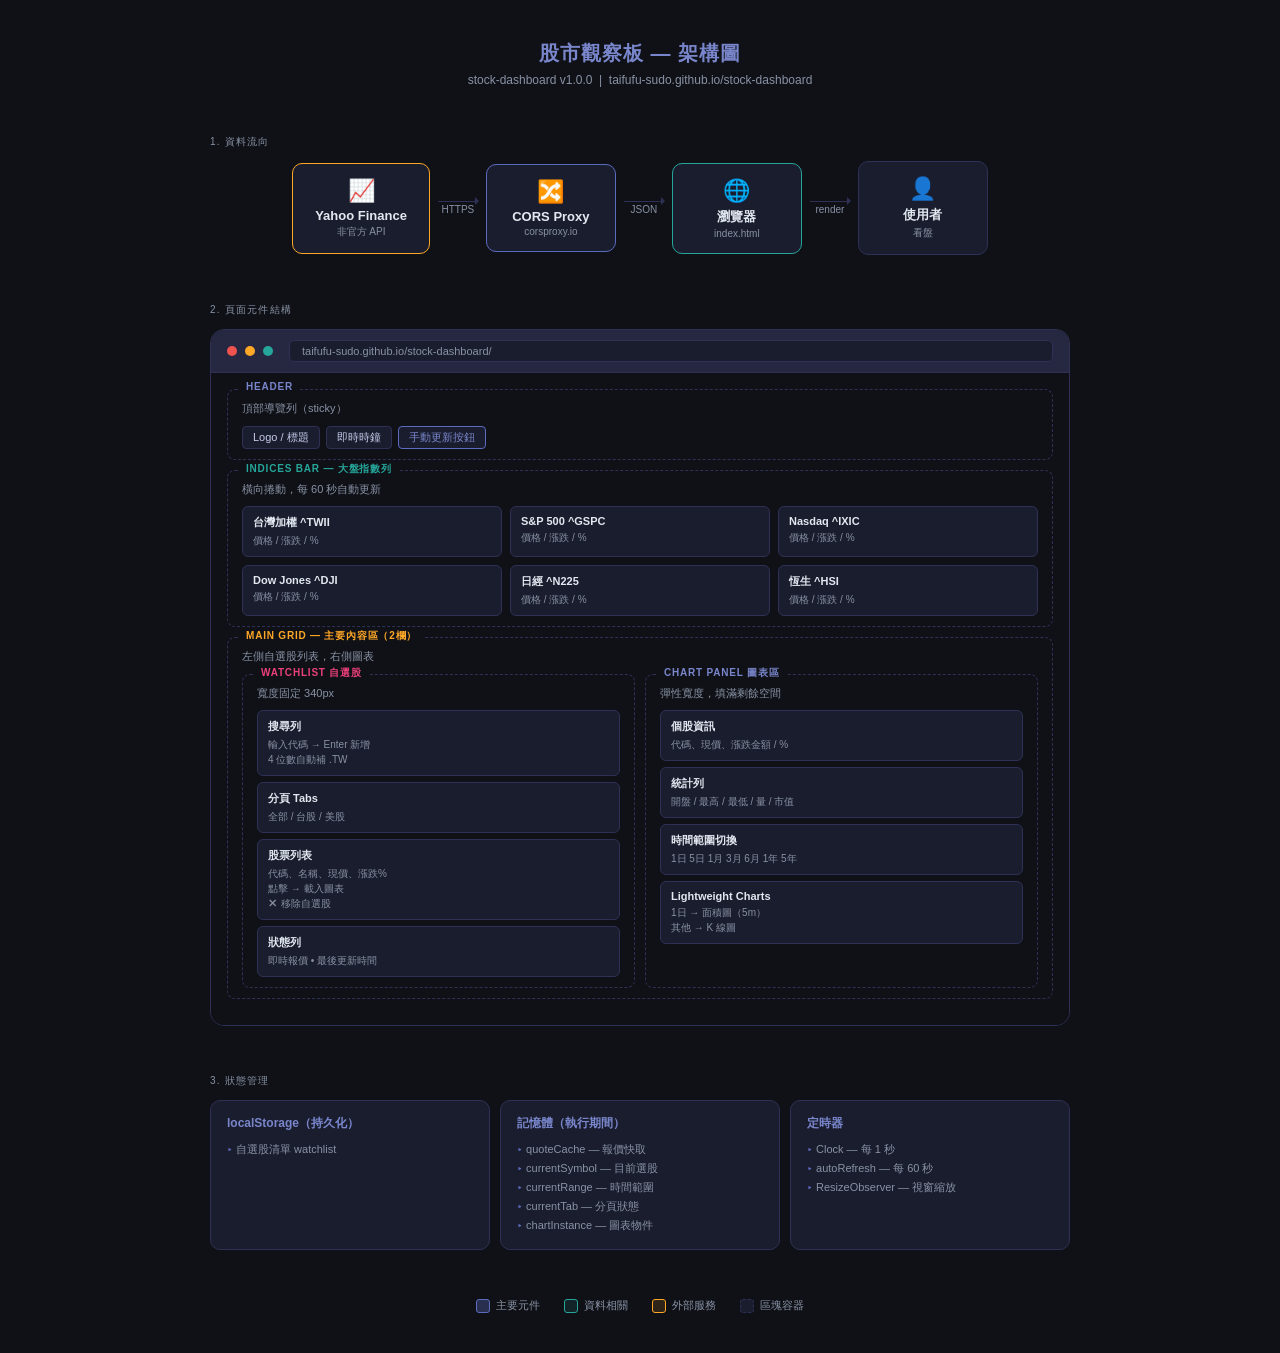
<file: architecture.html>
<!DOCTYPE html>
<html lang="zh-TW">
<head>
<meta charset="UTF-8">
<title>股市觀察板 — 架構圖</title>
<style>
  * { box-sizing: border-box; margin: 0; padding: 0; }
  body {
    font-family: -apple-system, BlinkMacSystemFont, 'Segoe UI', sans-serif;
    background: #0f1117;
    color: #e2e8f0;
    padding: 40px 24px;
    min-height: 100vh;
  }
  h1 {
    text-align: center;
    font-size: 20px;
    font-weight: 600;
    color: #7986cb;
    margin-bottom: 6px;
    letter-spacing: 1px;
  }
  .subtitle {
    text-align: center;
    font-size: 12px;
    color: #8892a4;
    margin-bottom: 48px;
  }

  /* ── Data Flow ─────────────────────────────────────── */
  .section-label {
    font-size: 10px;
    text-transform: uppercase;
    letter-spacing: 1.2px;
    color: #8892a4;
    margin-bottom: 12px;
  }

  .flow-row {
    display: flex;
    align-items: center;
    justify-content: center;
    gap: 0;
    margin-bottom: 48px;
    flex-wrap: wrap;
  }
  .flow-node {
    background: #1a1d2e;
    border: 1.5px solid #2e3155;
    border-radius: 10px;
    padding: 14px 22px;
    text-align: center;
    min-width: 130px;
  }
  .flow-node .node-icon { font-size: 22px; margin-bottom: 4px; }
  .flow-node .node-title { font-size: 13px; font-weight: 600; }
  .flow-node .node-sub { font-size: 10px; color: #8892a4; margin-top: 2px; }
  .flow-node.accent { border-color: #5c6bc0; }
  .flow-node.green  { border-color: #26a69a; }
  .flow-node.yellow { border-color: #ffa726; }

  .arrow {
    display: flex;
    flex-direction: column;
    align-items: center;
    padding: 0 8px;
    color: #8892a4;
    font-size: 11px;
    gap: 2px;
  }
  .arrow-line {
    width: 40px;
    height: 1.5px;
    background: #2e3155;
    position: relative;
  }
  .arrow-line::after {
    content: '';
    position: absolute;
    right: -1px;
    top: -4px;
    border: 4px solid transparent;
    border-left-color: #2e3155;
    border-right: none;
  }
  .arrow-label { font-size: 10px; color: #8892a4; white-space: nowrap; }

  /* ── Page Layout ───────────────────────────────────── */
  .page-wrap {
    max-width: 860px;
    margin: 0 auto 48px;
    border: 1.5px solid #2e3155;
    border-radius: 14px;
    overflow: hidden;
  }

  /* browser chrome */
  .browser-bar {
    background: #252840;
    padding: 10px 16px;
    display: flex;
    align-items: center;
    gap: 8px;
    border-bottom: 1px solid #2e3155;
  }
  .dot { width: 10px; height: 10px; border-radius: 50%; }
  .dot-r { background: #ef5350; }
  .dot-y { background: #ffa726; }
  .dot-g { background: #26a69a; }
  .url-bar {
    flex: 1;
    background: #1a1d2e;
    border: 1px solid #2e3155;
    border-radius: 5px;
    padding: 4px 12px;
    font-size: 11px;
    color: #8892a4;
    margin-left: 8px;
  }

  /* page contents */
  .page-inner { padding: 16px; background: #0f1117; }

  .comp {
    border: 1.5px dashed #2e3155;
    border-radius: 8px;
    padding: 10px 14px;
    margin-bottom: 10px;
    position: relative;
    transition: border-color 0.2s;
  }
  .comp:hover { border-color: #5c6bc0; }
  .comp-label {
    position: absolute;
    top: -9px;
    left: 12px;
    background: #0f1117;
    padding: 0 6px;
    font-size: 10px;
    font-weight: 600;
    text-transform: uppercase;
    letter-spacing: 0.8px;
  }
  .comp-label.blue  { color: #7986cb; }
  .comp-label.teal  { color: #26a69a; }
  .comp-label.orange{ color: #ffa726; }
  .comp-label.pink  { color: #ec407a; }

  .comp-desc {
    font-size: 11px;
    color: #8892a4;
    margin-bottom: 8px;
    line-height: 1.6;
  }

  .tag-row { display: flex; flex-wrap: wrap; gap: 6px; }
  .tag {
    background: #1a1d2e;
    border: 1px solid #2e3155;
    border-radius: 4px;
    padding: 3px 10px;
    font-size: 11px;
    color: #c5cae9;
  }
  .tag.hi { border-color: #5c6bc0; color: #7986cb; }

  .two-col {
    display: grid;
    grid-template-columns: 1fr 1fr;
    gap: 10px;
  }
  .three-col {
    display: grid;
    grid-template-columns: 1fr 1fr 1fr;
    gap: 8px;
  }

  .mini-block {
    background: #1a1d2e;
    border: 1px solid #2e3155;
    border-radius: 6px;
    padding: 8px 10px;
    font-size: 11px;
  }
  .mini-block .mb-title { font-weight: 600; margin-bottom: 3px; }
  .mini-block .mb-desc  { color: #8892a4; font-size: 10px; line-height: 1.5; }

  /* ── State ─────────────────────────────────────────── */
  .state-grid {
    max-width: 860px;
    margin: 0 auto 48px;
    display: grid;
    grid-template-columns: repeat(3, 1fr);
    gap: 10px;
  }
  .state-card {
    background: #1a1d2e;
    border: 1.5px solid #2e3155;
    border-radius: 10px;
    padding: 14px 16px;
  }
  .state-card .sc-title { font-size: 12px; font-weight: 600; color: #7986cb; margin-bottom: 8px; }
  .state-card ul { list-style: none; }
  .state-card li { font-size: 11px; color: #8892a4; padding: 2px 0; }
  .state-card li::before { content: '▸ '; color: #5c6bc0; }

  /* ── Legend ────────────────────────────────────────── */
  .legend {
    max-width: 860px;
    margin: 0 auto;
    display: flex;
    gap: 24px;
    justify-content: center;
    flex-wrap: wrap;
  }
  .legend-item { display: flex; align-items: center; gap: 6px; font-size: 11px; color: #8892a4; }
  .legend-box  { width: 14px; height: 14px; border-radius: 3px; }

  .section { max-width: 860px; margin: 0 auto 12px; }
</style>
</head>
<body>

<h1>股市觀察板 — 架構圖</h1>
<p class="subtitle">stock-dashboard v1.0.0 &nbsp;|&nbsp; taifufu-sudo.github.io/stock-dashboard</p>

<!-- ── 1. Data Flow ── -->
<div class="section">
  <div class="section-label">1. 資料流向</div>
</div>
<div class="flow-row">
  <div class="flow-node yellow">
    <div class="node-icon">📈</div>
    <div class="node-title">Yahoo Finance</div>
    <div class="node-sub">非官方 API</div>
  </div>
  <div class="arrow">
    <div class="arrow-line"></div>
    <div class="arrow-label">HTTPS</div>
  </div>
  <div class="flow-node accent">
    <div class="node-icon">🔀</div>
    <div class="node-title">CORS Proxy</div>
    <div class="node-sub">corsproxy.io</div>
  </div>
  <div class="arrow">
    <div class="arrow-line"></div>
    <div class="arrow-label">JSON</div>
  </div>
  <div class="flow-node green">
    <div class="node-icon">🌐</div>
    <div class="node-title">瀏覽器</div>
    <div class="node-sub">index.html</div>
  </div>
  <div class="arrow">
    <div class="arrow-line"></div>
    <div class="arrow-label">render</div>
  </div>
  <div class="flow-node">
    <div class="node-icon">👤</div>
    <div class="node-title">使用者</div>
    <div class="node-sub">看盤</div>
  </div>
</div>

<!-- ── 2. Page Layout ── -->
<div class="section">
  <div class="section-label">2. 頁面元件結構</div>
</div>
<div class="page-wrap">
  <div class="browser-bar">
    <div class="dot dot-r"></div>
    <div class="dot dot-y"></div>
    <div class="dot dot-g"></div>
    <div class="url-bar">taifufu-sudo.github.io/stock-dashboard/</div>
  </div>
  <div class="page-inner">

    <!-- Header -->
    <div class="comp">
      <span class="comp-label blue">Header</span>
      <div class="comp-desc">頂部導覽列（sticky）</div>
      <div class="tag-row">
        <span class="tag">Logo / 標題</span>
        <span class="tag">即時時鐘</span>
        <span class="tag hi">手動更新按鈕</span>
      </div>
    </div>

    <!-- Indices Bar -->
    <div class="comp">
      <span class="comp-label teal">Indices Bar — 大盤指數列</span>
      <div class="comp-desc">橫向捲動，每 60 秒自動更新</div>
      <div class="three-col">
        <div class="mini-block"><div class="mb-title">台灣加權 ^TWII</div><div class="mb-desc">價格 / 漲跌 / %</div></div>
        <div class="mini-block"><div class="mb-title">S&P 500 ^GSPC</div><div class="mb-desc">價格 / 漲跌 / %</div></div>
        <div class="mini-block"><div class="mb-title">Nasdaq ^IXIC</div><div class="mb-desc">價格 / 漲跌 / %</div></div>
        <div class="mini-block"><div class="mb-title">Dow Jones ^DJI</div><div class="mb-desc">價格 / 漲跌 / %</div></div>
        <div class="mini-block"><div class="mb-title">日經 ^N225</div><div class="mb-desc">價格 / 漲跌 / %</div></div>
        <div class="mini-block"><div class="mb-title">恆生 ^HSI</div><div class="mb-desc">價格 / 漲跌 / %</div></div>
      </div>
    </div>

    <!-- Main Grid -->
    <div class="comp">
      <span class="comp-label orange">Main Grid — 主要內容區（2欄）</span>
      <div class="comp-desc">左側自選股列表，右側圖表</div>
      <div class="two-col">

        <!-- Watchlist -->
        <div class="comp" style="margin-bottom:0">
          <span class="comp-label pink">Watchlist 自選股</span>
          <div class="comp-desc">寬度固定 340px</div>
          <div class="mini-block" style="margin-bottom:6px">
            <div class="mb-title">搜尋列</div>
            <div class="mb-desc">輸入代碼 → Enter 新增<br>4 位數自動補 .TW</div>
          </div>
          <div class="mini-block" style="margin-bottom:6px">
            <div class="mb-title">分頁 Tabs</div>
            <div class="mb-desc">全部 / 台股 / 美股</div>
          </div>
          <div class="mini-block" style="margin-bottom:6px">
            <div class="mb-title">股票列表</div>
            <div class="mb-desc">代碼、名稱、現價、漲跌%<br>點擊 → 載入圖表<br>✕ 移除自選股</div>
          </div>
          <div class="mini-block">
            <div class="mb-title">狀態列</div>
            <div class="mb-desc">即時報價 • 最後更新時間</div>
          </div>
        </div>

        <!-- Chart Panel -->
        <div class="comp" style="margin-bottom:0">
          <span class="comp-label blue">Chart Panel 圖表區</span>
          <div class="comp-desc">彈性寬度，填滿剩餘空間</div>
          <div class="mini-block" style="margin-bottom:6px">
            <div class="mb-title">個股資訊</div>
            <div class="mb-desc">代碼、現價、漲跌金額 / %</div>
          </div>
          <div class="mini-block" style="margin-bottom:6px">
            <div class="mb-title">統計列</div>
            <div class="mb-desc">開盤 / 最高 / 最低 / 量 / 市值</div>
          </div>
          <div class="mini-block" style="margin-bottom:6px">
            <div class="mb-title">時間範圍切換</div>
            <div class="mb-desc">1日 5日 1月 3月 6月 1年 5年</div>
          </div>
          <div class="mini-block">
            <div class="mb-title">Lightweight Charts</div>
            <div class="mb-desc">1日 → 面積圖（5m）<br>其他 → K 線圖</div>
          </div>
        </div>

      </div>
    </div>

  </div>
</div>

<!-- ── 3. State ── -->
<div class="section">
  <div class="section-label">3. 狀態管理</div>
</div>
<div class="state-grid">
  <div class="state-card">
    <div class="sc-title">localStorage（持久化）</div>
    <ul>
      <li>自選股清單 watchlist</li>
    </ul>
  </div>
  <div class="state-card">
    <div class="sc-title">記憶體（執行期間）</div>
    <ul>
      <li>quoteCache — 報價快取</li>
      <li>currentSymbol — 目前選股</li>
      <li>currentRange — 時間範圍</li>
      <li>currentTab — 分頁狀態</li>
      <li>chartInstance — 圖表物件</li>
    </ul>
  </div>
  <div class="state-card">
    <div class="sc-title">定時器</div>
    <ul>
      <li>Clock — 每 1 秒</li>
      <li>autoRefresh — 每 60 秒</li>
      <li>ResizeObserver — 視窗縮放</li>
    </ul>
  </div>
</div>

<!-- ── Legend ── -->
<div class="legend" style="margin-top:32px;">
  <div class="legend-item"><div class="legend-box" style="background:#5c6bc055;border:1.5px solid #5c6bc0"></div> 主要元件</div>
  <div class="legend-item"><div class="legend-box" style="background:#26a69a22;border:1.5px solid #26a69a"></div> 資料相關</div>
  <div class="legend-item"><div class="legend-box" style="background:#ffa72622;border:1.5px solid #ffa726"></div> 外部服務</div>
  <div class="legend-item"><div class="legend-box" style="background:#1a1d2e;border:1.5px dashed #2e3155"></div> 區塊容器</div>
</div>

</body>
</html>
</file>
